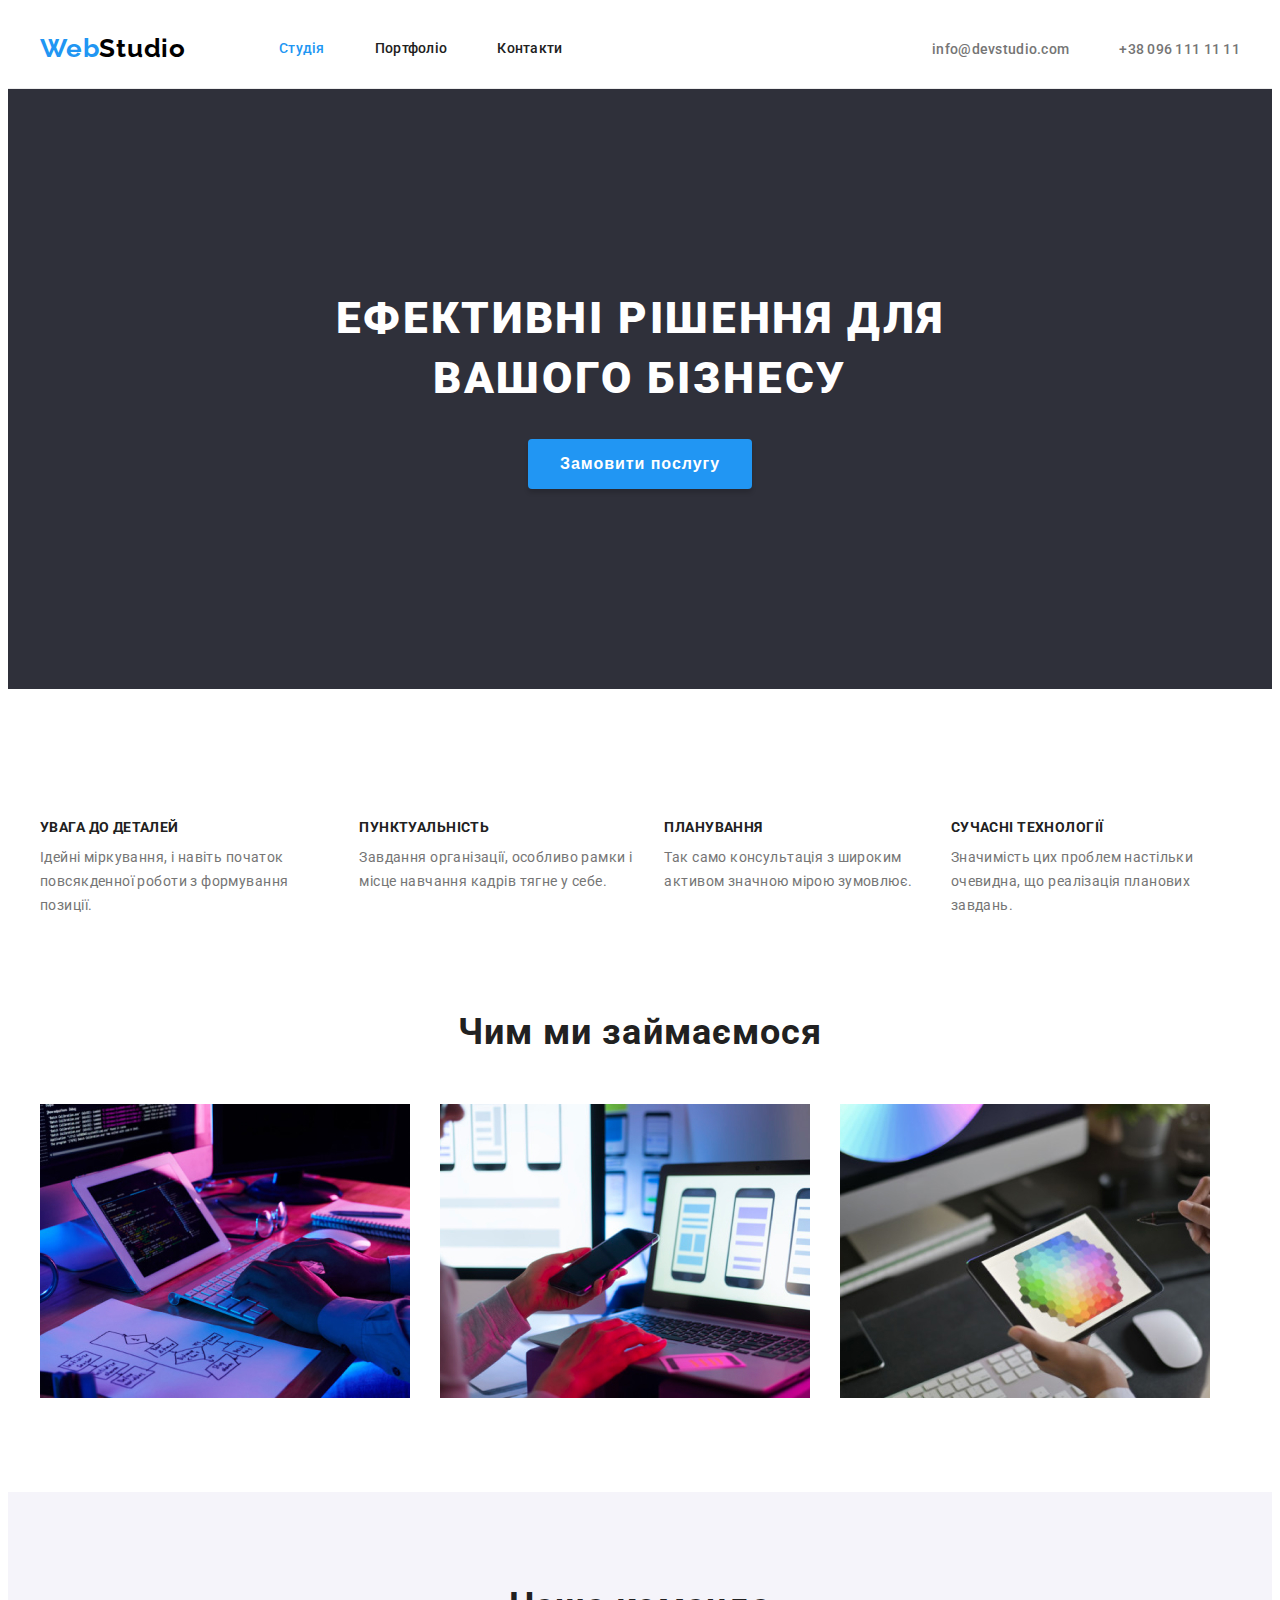
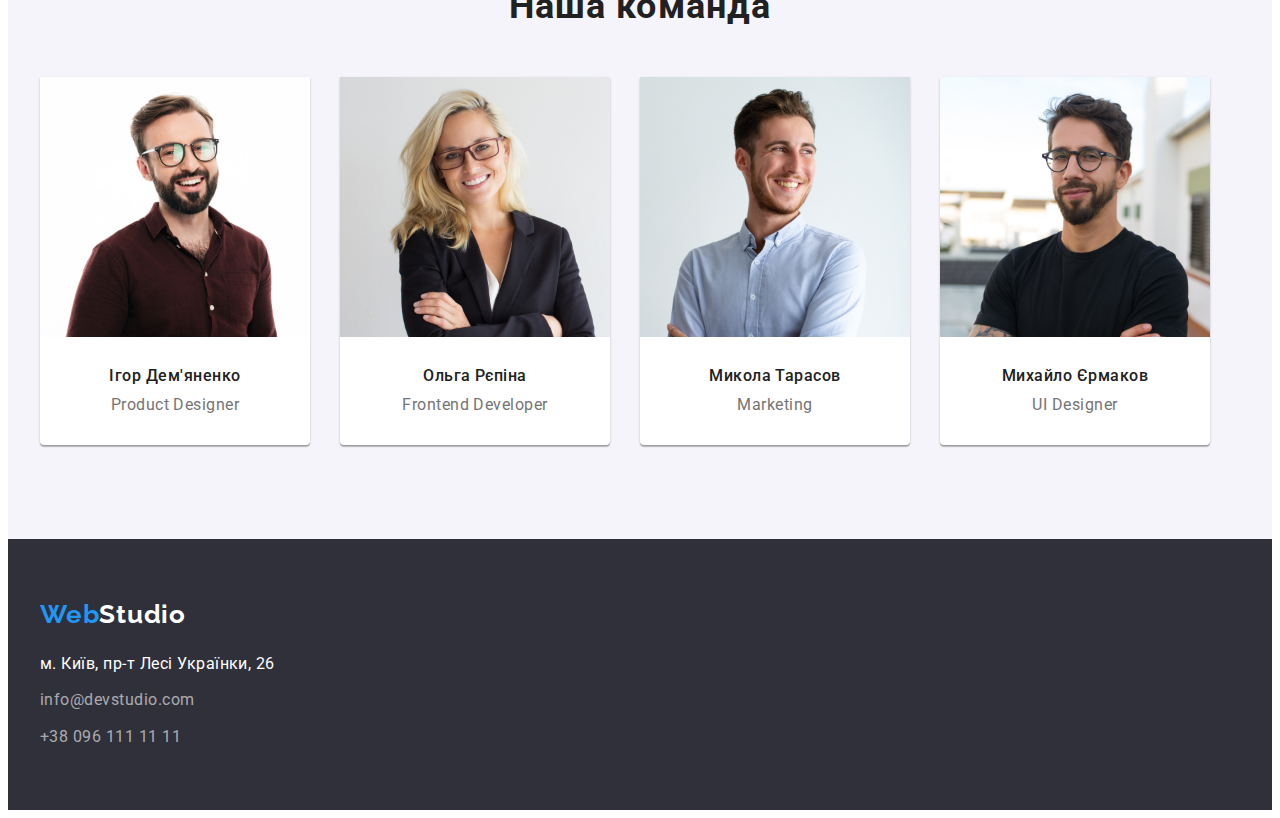
<file: index.html>
<!DOCTYPE html>
<html lang="en">
  <head>
    <meta charset="UTF-8" />
    <meta http-equiv="X-UA-Compatible" content="IE=edge" />
    <meta name="viewport" content="width=device-width, initial-scale=1.0" />
    <title>Document</title>
    <link
      href="https://fonts.googleapis.com/css2?family=Raleway:wght@700&family=Roboto:wght@400;500;700;900&display=swap"
      rel="stylesheet"
    />
    <link
      rel="stylesheet"
      href="https://cdnjs.cloudflare.com/ajax/libs/modern-normalize/1.1.0/modern-normalize.min.css"
      integrity="sha512-wpPYUAdjBVSE4KJnH1VR1HeZfpl1ub8YT/NKx4PuQ5NmX2tKuGu6U/JRp5y+Y8XG2tV+wKQpNHVUX03MfMFn9Q=="
      crossorigin="anonymous"
      referrerpolicy="no-referrer"
    />
    <link
      rel="stylesheet"
      href="https://cdnjs.cloudflare.com/ajax/libs/modern-normalize/1.1.0/modern-normalize.min.css"
      integrity="sha512-wpPYUAdjBVSE4KJnH1VR1HeZfpl1ub8YT/NKx4PuQ5NmX2tKuGu6U/JRp5y+Y8XG2tV+wKQpNHVUX03MfMFn9Q=="
      crossorigin="anonymous"
      referrerpolicy="no-referrer"
    />
    <link rel="stylesheet" href="./css/styles.css" />
  </head>
  <body>
    <!-- хедер -->

    <header class="top-line">
      <div class="container top-line-container">
        <a lang="en" href="./index.html" class="logo">
          <span class="logo-stile">Web</span>Studio
        </a>

        <nav class="navigation">
          <ul class="nav-menu list">
            <li class="nav-item">
              <a class="nav-link curent" href="./index.html">Студія</a>
            </li>
            <li class="nav-item">
              <a class="nav-link" href="./portfolio.html">Портфоліо</a>
            </li>
            <li class="nav-item">
              <a class="nav-link" href="#">Контакти</a>
            </li>
          </ul>
        </nav>
        <ul class="contact-menu list">
          <li class="contacts">
            <a class="contacts-title" href="mailto:info@devstudio.com"> info@devstudio.com</a>
          </li>
          <li class="contacts">
            <a class="contacts-title" href="tel:+380961111111">+38 096 111 11 11</a>
          </li>
        </ul>
      </div>
    </header>

    <main>
      <!-- герой -->

      <section class="hero">
        <div class="container">
          <h1 class="hero-title">Ефективні рішення для вашого бізнесу</h1>
          <button type="button" class="hero-button">Замовити послугу</button>
        </div>
      </section>

      <!--особливості-->

      <section class="section">
        <div class="container container-speciality">
          <h2 class="speciality-header">Особливості</h2>

          <ul class="speciality-menu list">
            <li class="speciality-item">
              <h3 class="speciality-title">УВАГА ДО ДЕТАЛЕЙ</h3>
              <p class="speciality-descr">
                Ідейні міркування, і навіть початок повсякденної роботи з формування позиції.
              </p>
            </li>
            <li class="speciality-item">
              <h3 class="speciality-title">ПУНКТУАЛЬНІСТЬ</h3>
              <p class="speciality-descr">
                Завдання організації, особливо рамки і місце навчання кадрів тягне у себе.
              </p>
            </li>
            <li class="speciality-item">
              <h3 class="speciality-title">ПЛАНУВАННЯ</h3>
              <p class="speciality-descr">
                Так само консультація з широким активом значною мірою зумовлює.
              </p>
            </li>
            <li class="speciality-item">
              <h3 class="speciality-title">СУЧАСНІ ТЕХНОЛОГІЇ</h3>
              <p class="speciality-descr">
                Значимість цих проблем настільки очевидна, що реалізація планових завдань.
              </p>
            </li>
          </ul>
        </div>
      </section>

      <!-- чим ми займаємось -->

      <section class="section section-practice">
        <div class="container">
          <h2 class="title">Чим ми займаємося</h2>

          <ul class="list practice-menu">
            <li lass="practice-item">
              <img class="practice-img" src="./img/box1.jpg" alt="developers" width="370" />
            </li>
            <li class="practice-item">
              <img class="practice-img" src="./img/box2.jpg" alt="adaptiv" width="370" />
            </li>
            <li class="practice-item">
              <img class="practice-img" src="./img/box3.jpg" alt="design" width="370" />
            </li>
          </ul>
        </div>
      </section>

      <!-- команда -->

      <section class="section team">
        <div class="container">
          <h2 class="title">Наша команда</h2>
          <ul class="list team-menu">
            <li class="team-card">
              <img class="person-img" src="./img/ihor.jpg" alt="Ігор Дем'яненко" width="270" />
              <div class="descr-conteiner">
                <h3 class="person-title">Ігор Дем'яненко</h3>
                <p class="person-descr">Product Designer</p>
              </div>
            </li>

            <li class="team-card">
              <img class="person-img" src="./img/olha.jpg" alt="Ольга Рєпіна" width="270" />
              <div class="descr-conteiner">
                <h3 class="person-title">Ольга Рєпіна</h3>
                <p class="person-descr">Frontend Developer</p>
              </div>
            </li>

            <li class="team-card">
              <img class="person-img" src="./img/nikolai.jpg" alt="Микола Тарасов" width="270" />
              <div class="descr-conteiner">
                <h3 class="person-title">Микола Тарасов</h3>
                <p class="person-descr">Marketing</p>
              </div>
            </li>

            <li class="team-card">
              <img class="person-img" src="./img/mihail.jpg" alt="Михайло Єрмаков" width="270" />
              <div class="descr-conteiner">
                <h3 class="person-title">Михайло Єрмаков</h3>
                <p class="person-descr">UI Designer</p>
              </div>
            </li>
          </ul>
        </div>
      </section>
    </main>

    <!-- підвал -->
    <footer class="section footer">
      <div class="container">
        <a lang="en" href="./index.html" lang="en" class="logo-footer">
          <span class="style-logo-footer">Web</span>Studio
        </a>

        <address>
          <ul class="list">
            <li class="footer-item">
              <a
                href="https://www.google.com/maps/place/%D0%B1%D1%83%D0%BB.+%D0%9B%D0%B5%D1%81%D0%B8+%D0%A3%D0%BA%D1%80%D0%B0%D0%B8%D0%BD%D0%BA%D0%B8,+26,+%D0%9A%D0%B8%D0%B5%D0%B2,+02000/@50.4265807,30.5361918,17z/data=!3m1!4b1!4m5!3m4!1s0x40d4cf0e033ecbe9:0x57a4dffefec77da0!8m2!3d50.4265807!4d30.5383859"
                class="footer-adress"
                >м. Київ, пр-т Лесі Українки, 26</a
              >
            </li>
            <li class="footer-item">
              <a href="mailto:info@devstudio.com" class="footer-contact">info@devstudio.com</a>
            </li>
            <li class="footer-item">
              <a href="tel:+380961111111" class="footer-contact">+38 096 111 11 11</a>
            </li>
          </ul>
        </address>
      </div>
    </footer>
  </body>
</html>
</file>
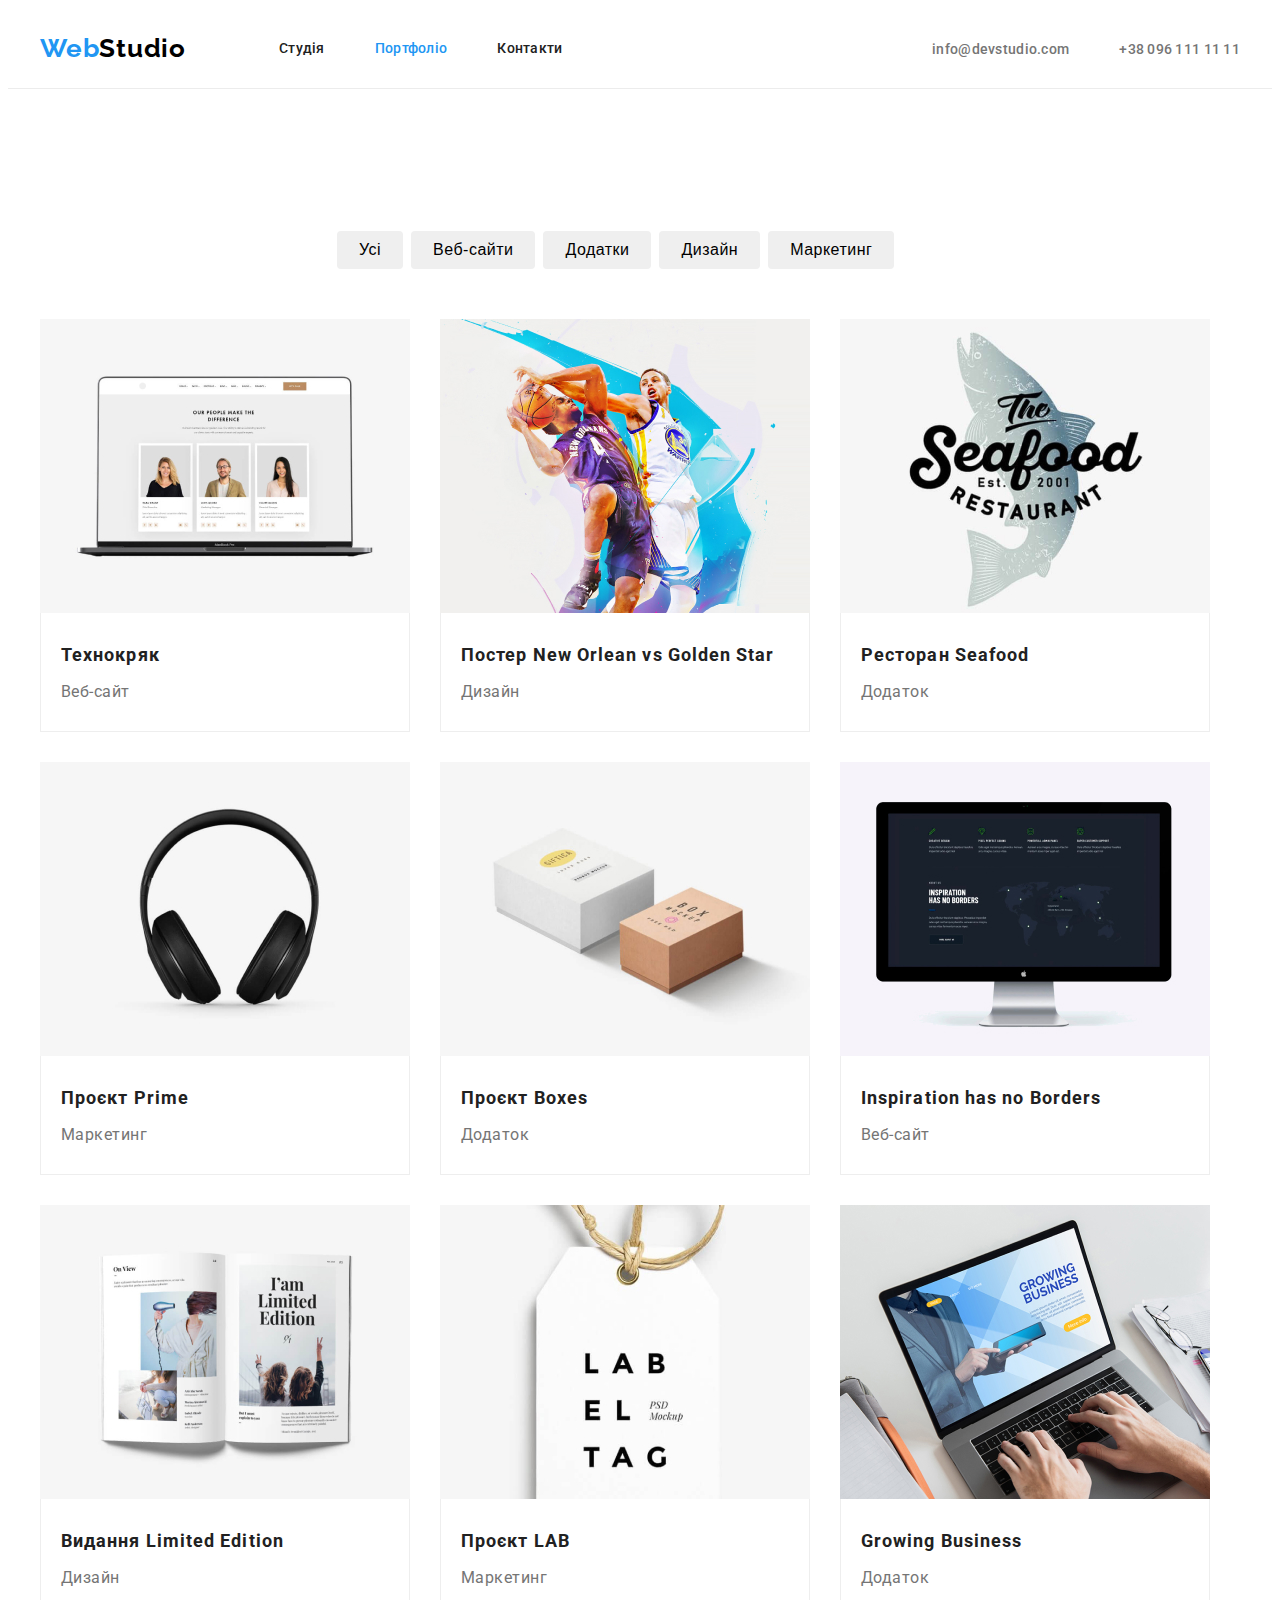
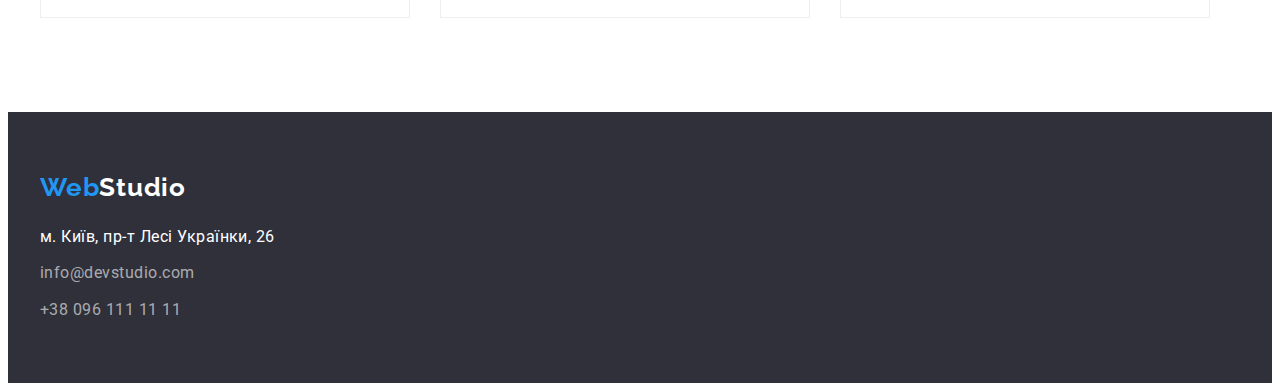
<file: portfolio.html>
<!DOCTYPE html>
<html lang="uk">
  <head>
    <meta charset="UTF-8" />
    <meta http-equiv="X-UA-Compatible" content="IE=edge" />
    <meta name="viewport" content="width=device-width, initial-scale=1.0" />
    <title>Document</title>
    <link
      href="https://fonts.googleapis.com/css2?family=Raleway:wght@700&family=Roboto:wght@400;500;700;900&display=swap"
      rel="stylesheet"
    />
    <link
      rel="stylesheet"
      href="https://cdnjs.cloudflare.com/ajax/libs/modern-normalize/1.1.0/modern-normalize.min.css"
      integrity="sha512-wpPYUAdjBVSE4KJnH1VR1HeZfpl1ub8YT/NKx4PuQ5NmX2tKuGu6U/JRp5y+Y8XG2tV+wKQpNHVUX03MfMFn9Q=="
      crossorigin="anonymous"
      referrerpolicy="no-referrer"
    />

    <link rel="stylesheet" href="./css/styles.css" />
  </head>
  <body>
    <!-- хедер -->

    <header class="top-line">
      <div class="container top-line-container">
        <a lang="en" href="./index.html" class="logo">
          <span class="logo-stile">Web</span>Studio
        </a>

        <nav class="navigation">
          <ul class="nav-menu list">
            <li class="nav-item">
              <a class="nav-link" href="./index.html">Студія</a>
            </li>
            <li class="nav-item">
              <a class="nav-link curent" href="./portfolio.html">Портфоліо</a>
            </li>
            <li class="nav-item">
              <a class="nav-link" href="#">Контакти</a>
            </li>
          </ul>
        </nav>
        <ul class="contact-menu list">
          <li class="contacts">
            <a class="contacts-title" href="mailto:info@devstudio.com"> info@devstudio.com</a>
          </li>
          <li class="contacts">
            <a class="contacts-title" href="tel:+380961111111">+38 096 111 11 11</a>
          </li>
        </ul>
      </div>
    </header>
    <!-- портфоліо -->
    <main>
      <section class="section">
        <div class="container">
          <!-- фільтр -->

          <h1 class="filter-title">Портфоліо</h1>
          <ul class="list filter-menu">
            <li class="filter-item"><button class="title-filter" type="button">Усі</button></li>
            <li class="filter-item">
              <button class="title-filter" type="button">Веб-сайти</button>
            </li>
            <li class="filter-item"><button class="title-filter" type="button">Додатки</button></li>
            <li class="filter-item"><button class="title-filter" type="button">Дизайн</button></li>
            <li class="filter-item">
              <button class="title-filter" type="button">Маркетинг</button>
            </li>
          </ul>
          <!-- розділи -->
          <ul class="top-menu list">
            <li class="item-top">
              <img class="item-img" src="./img/project1.jpg" alt="Технокряк" width="370" />
              <div class="item-top-descr">
                <h2 class="project-title">Технокряк</h2>
                <p class="project-descr">Веб-сайт</p>
              </div>
            </li>
            <li class="item-top">
              <img
                class="item-img"
                src="./img/project2.jpg"
                alt="Постер New Orlean vs Golden Star"
                width="370"
              />
              <div class="item-top-descr">
                <h2 class="project-title">Постер New Orlean vs Golden Star</h2>
                <p class="project-descr">Дизайн</p>
              </div>
            </li>
            <li class="item-top">
              <img class="item-img" src="./img/project3.jpg" alt="Ресторан Seafood" width="370" />
              <div class="item-top-descr">
                <h2 class="project-title">Ресторан Seafood</h2>
                <p class="project-descr">Додаток</p>
              </div>
            </li>
            <li class="item-top">
              <img class="item-img" src="./img/project4.jpg" alt="Проєкт Prime" width="370" />
              <div class="item-top-descr">
                <h2 class="project-title">Проєкт Prime</h2>
                <p class="project-descr">Маркетинг</p>
              </div>
            </li>
            <li class="item-top">
              <img class="item-img" src="./img/project5.jpg" alt="Проєкт Boxes" width="370" />
              <div class="item-top-descr">
                <h2 class="project-title">Проєкт Boxes</h2>
                <p class="project-descr">Додаток</p>
              </div>
            </li>
            <li class="item-top">
              <img
                class="item-img"
                src="./img/project6.jpg"
                alt="Inspiration has no Borders"
                width="370"
              />
              <div class="item-top-descr">
                <h2 class="project-title">Inspiration has no Borders</h2>
                <p class="project-descr">Веб-сайт</p>
              </div>
            </li>
            <li class="item-top">
              <img
                class="item-img"
                src="./img/project7.jpg"
                alt="Видання Limited Edition"
                width="370"
              />
              <div class="item-top-descr">
                <h2 class="project-title">Видання Limited Edition</h2>
                <p class="project-descr">Дизайн</p>
              </div>
            </li>
            <li class="item-top">
              <img class="item-img" src="./img/project8.jpg" alt="Проєкт LAB" width="370" />
              <div class="item-top-descr">
                <h2 class="project-title">Проєкт LAB</h2>
                <p class="project-descr">Маркетинг</p>
              </div>
            </li>
            <li class="item-top">
              <img class="item-img" src="./img/project9.jpg" alt="Growing Business" width="370" />
              <div class="item-top-descr">
                <h2 class="project-title">Growing Business</h2>
                <p class="project-descr">Додаток</p>
              </div>
            </li>
          </ul>
        </div>
      </section>
    </main>

    <!-- футер -->

    <footer class="section footer">
      <div class="container">
        <a lang="en" href="./index.html" lang="en" class="logo-footer">
          <span class="style-logo-footer">Web</span>Studio
        </a>

        <address>
          <ul class="list">
            <li class="footer-item">
              <a
                href="https://www.google.com/maps/place/%D0%B1%D1%83%D0%BB.+%D0%9B%D0%B5%D1%81%D0%B8+%D0%A3%D0%BA%D1%80%D0%B0%D0%B8%D0%BD%D0%BA%D0%B8,+26,+%D0%9A%D0%B8%D0%B5%D0%B2,+02000/@50.4265807,30.5361918,17z/data=!3m1!4b1!4m5!3m4!1s0x40d4cf0e033ecbe9:0x57a4dffefec77da0!8m2!3d50.4265807!4d30.5383859"
                class="footer-adress"
                >м. Київ, пр-т Лесі Українки, 26</a
              >
            </li>
            <li class="footer-item">
              <a href="mailto:info@devstudio.com" class="footer-contact">info@devstudio.com</a>
            </li>
            <li class="footer-item">
              <a href="tel:+380961111111" class="footer-contact">+38 096 111 11 11</a>
            </li>
          </ul>
        </address>
      </div>
    </footer>
  </body>
</html>
</file>
<file: css/styles.css>
:root {
  --akcent-color: #2196f3;
  --title-color: #212121;
  --descr-color: #757575;
  --bgd-color: #ffffff;
  --logo-color: #000000;
  --footer-color: #2f303a;
  --footer-contact-color: rgba(255, 255, 255, 0.6);
  --team-bgd-color: #f5f4fa;
  --button-active-color: #188ce8;
  --hero-bgd-style-color: #c4c4c4;
}

body {
  font-family: 'Roboto', sans-serif;
  color: var(--descr-color);
  background-color: var(--bgd-color);
}

/* глобальні стилі */

.list {
  list-style: none;
  padding-left: 0;
  margin-top: 0;
  margin-bottom: 0;
}

.section {
  padding-top: 94px;
  padding-bottom: 94px;
}

.container {
  width: 1200px;
  margin-left: auto;
  margin-right: auto;
  padding-right: 15px;
  padding-left: 15px;
}

h1,
h2,
h3,
h4,
p {
  margin: 0;
}

.title {
  margin-bottom: 50px;
  font-size: 36px;
  line-height: 1.16;
  text-align: center;
  letter-spacing: 0.03em;
  color: var(--title-color);
}
/* header */

.top-line {
  background-color: var(--bgd-color);
  border-bottom: 1px solid #ececec;
}

.top-line-container {
  display: flex;
  align-items: center;
}

.logo {
  padding-top: 24px;
  padding-bottom: 24px;
  text-decoration: none;
  font-family: 'Raleway', sans-serif;
  font-weight: 700;
  font-size: 26px;
  line-height: 1.19;
  letter-spacing: 0.03em;
  color: var(--logo-color);
}

.logo-stile {
  color: var(--akcent-color);
}

.navigation {
  margin-left: 93px;
}

.navigation :hover,
.navigation :focus {
  color: var(--akcent-color);
}

.nav-menu {
  display: flex;
}

.nav-item:not(:first-child) {
  margin-left: 50px;
}

.nav-link {
  padding-top: 32px;
  padding-bottom: 32px;
  display: block;

  text-decoration: none;
  font-weight: 500;
  font-size: 14px;
  line-height: 1, 14;
  letter-spacing: 0.02em;
  color: var(--title-color);
}

.curent {
  color: var(--akcent-color);
}

.contact-menu {
  display: flex;
  margin-left: auto;
}

.contact-menu :hover,
.contact-menu :focus {
  color: var(--akcent-color);
}

.contacts-title {
  padding-top: 32px;
  padding-bottom: 32px;
  text-decoration: none;
  font-weight: 500;
  font-size: 14px;
  line-height: 1.14;
  letter-spacing: 0.02em;
  color: var(--descr-color);
}

.contact-menu .contacts:not(:last-child) {
  margin-right: 50px;
}
/* герой */

.hero {
  padding-top: 200px;
  padding-bottom: 200px;
  text-align: center;
  background-color: var(--footer-color);
}

.hero-title {
  margin-left: auto;
  margin-right: auto;
  margin-top: 0;
  margin-bottom: 30px;
  max-width: 696px;
  font-weight: 900;
  font-size: 44px;
  line-height: 1.36;
  letter-spacing: 0.06em;
  text-transform: uppercase;
  color: var(--bgd-color);
}

.hero-button {
  padding: 10px 32px;
  text-align: center;

  font-weight: 700;
  font-size: 16px;
  line-height: 1.88;
  letter-spacing: 0.06em;
  color: var(--bgd-color);
  background-color: var(--akcent-color);
  border: none;
  border-radius: 4px;
  box-shadow: 0px 4px 4px rgba(0, 0, 0, 0.15);
  cursor: pointer;
}

.hero-button:hover,
.hero-button:focus {
  background-color: var(--button-active-color);
}

/*особливості*/

.speciality-header {
  margin-top: 0;
  margin-bottom: 10px;
  text-align: center;
  line-height: 1.14;
  letter-spacing: 0.03em;
  text-transform: uppercase;
  color: var(--title-color);
  visibility: hidden;
}

.speciality-menu {
  display: flex;
  gap: 30px;
}

.speciality-title {
  margin-top: 0;
  margin-bottom: 10px;
  font-weight: 700;
  font-size: 14px;
  line-height: 1.14;
  letter-spacing: 0.03em;
  text-transform: uppercase;
  color: var(--title-color);
}

.speciality-descr {
  font-weight: 400;
  font-size: 14px;
  line-height: 1.71;
  letter-spacing: 0.03em;
  margin-top: 0;
  margin-bottom: 0;
}

/* чим ми займаємось*/
.section-practice {
  padding-top: 0;
}

.practice-menu {
  display: flex;
  gap: 30px;
}

.practice-img {
  display: block;
}

/* команда */

.team {
  background-color: var(--team-bgd-color);
}

.team-menu {
  display: flex;
  gap: 30px;
}
.descr-conteiner {
  padding: 30px 32px;
}

.person-title {
  margin-bottom: 10px;
  font-weight: 500;
  font-size: 16px;
  line-height: 1.18;
  letter-spacing: 0.03em;
  color: var(--title-color);
}

.person-descr {
  line-height: 1.18;
  letter-spacing: 0.03em;
}

.person-img {
  display: block;
}

.team-card {
  text-align: center;
  width: 270px;
  background-color: var(--bgd-color);
  box-shadow: 0px 1px 3px rgba(0, 0, 0, 0.12), 0px 1px 1px rgba(0, 0, 0, 0.14),
    0px 2px 1px rgba(0, 0, 0, 0.2);
  border-radius: 0px 0px 4px 4px;
}

/* footer */

.footer {
  background-color: var(--footer-color);
  padding-top: 60px;
  padding-bottom: 60px;
}

.logo-footer {
  margin-bottom: 20px;
  display: block;
  font-family: 'Raleway', sans-serif;
  font-weight: 700;
  font-size: 26px;
  line-height: 1.19;
  letter-spacing: 0.03em;
  text-decoration: none;
  color: var(--bgd-color);
}

.style-logo-footer {
  color: var(--akcent-color);
}

.footer-adress {
  font-style: normal;
  line-height: 1.71;
  letter-spacing: 0.03em;
  text-decoration: none;
  color: var(--bgd-color);
}

.footer-contact {
  font-style: normal;
  line-height: 1.71;
  letter-spacing: 0.03em;
  color: var(--footer-contact-color);
  text-decoration: none;
}

.footer-item:not(:last-child) {
  margin-bottom: 9px;
}

.footer-item :hover,
.footer-item :focus {
  color: var(--akcent-color);
}

/* портфоліо */

/* кнопки */

.filter-menu {
  display: flex;
  margin-bottom: 50px;
  margin-left: 297px;
}

.filter-title {
  margin: 0;
  margin-bottom: 10px;
  text-align: center;
  visibility: hidden;
}

.title-filter {
  padding-top: 6px;
  padding-bottom: 6px;
  padding-left: 22px;
  padding-right: 22px;
  border-radius: 4px;
  border: none;
  cursor: pointer;
  font-weight: 500;
  font-size: 16px;
  line-height: 1.62;
  letter-spacing: 0.03em;
}

.filter-menu {
  gap: 8px;
}

.filter-menu :hover,
.filter-menu :focus {
  color: var(--bgd-color);
  background-color: var(--akcent-color);
  border-color: var(--akcent-color);
  border-radius: 4px;
}

/* розділи */
.top-menu {
  display: flex;
  flex-wrap: wrap;
  gap: 30px;
}

.item-top {
  list-style: none;
  width: 370px;
}

.project-title {
  font-size: 18px;
  line-height: 2;
  letter-spacing: 0.06em;
  color: var(--title-color);
  margin-bottom: 4px;
}

.project-descr {
  font-size: 16px;
  line-height: 1.88;
  letter-spacing: 0.03em;
}

.item-img {
  display: block;
}

.item-top-descr {
  border-right: 1px solid #eeeeee;
  border-left: 1px solid #eeeeee;
  border-bottom: 1px solid #eeeeee;
  padding: 24px 20px;
}
</file>
